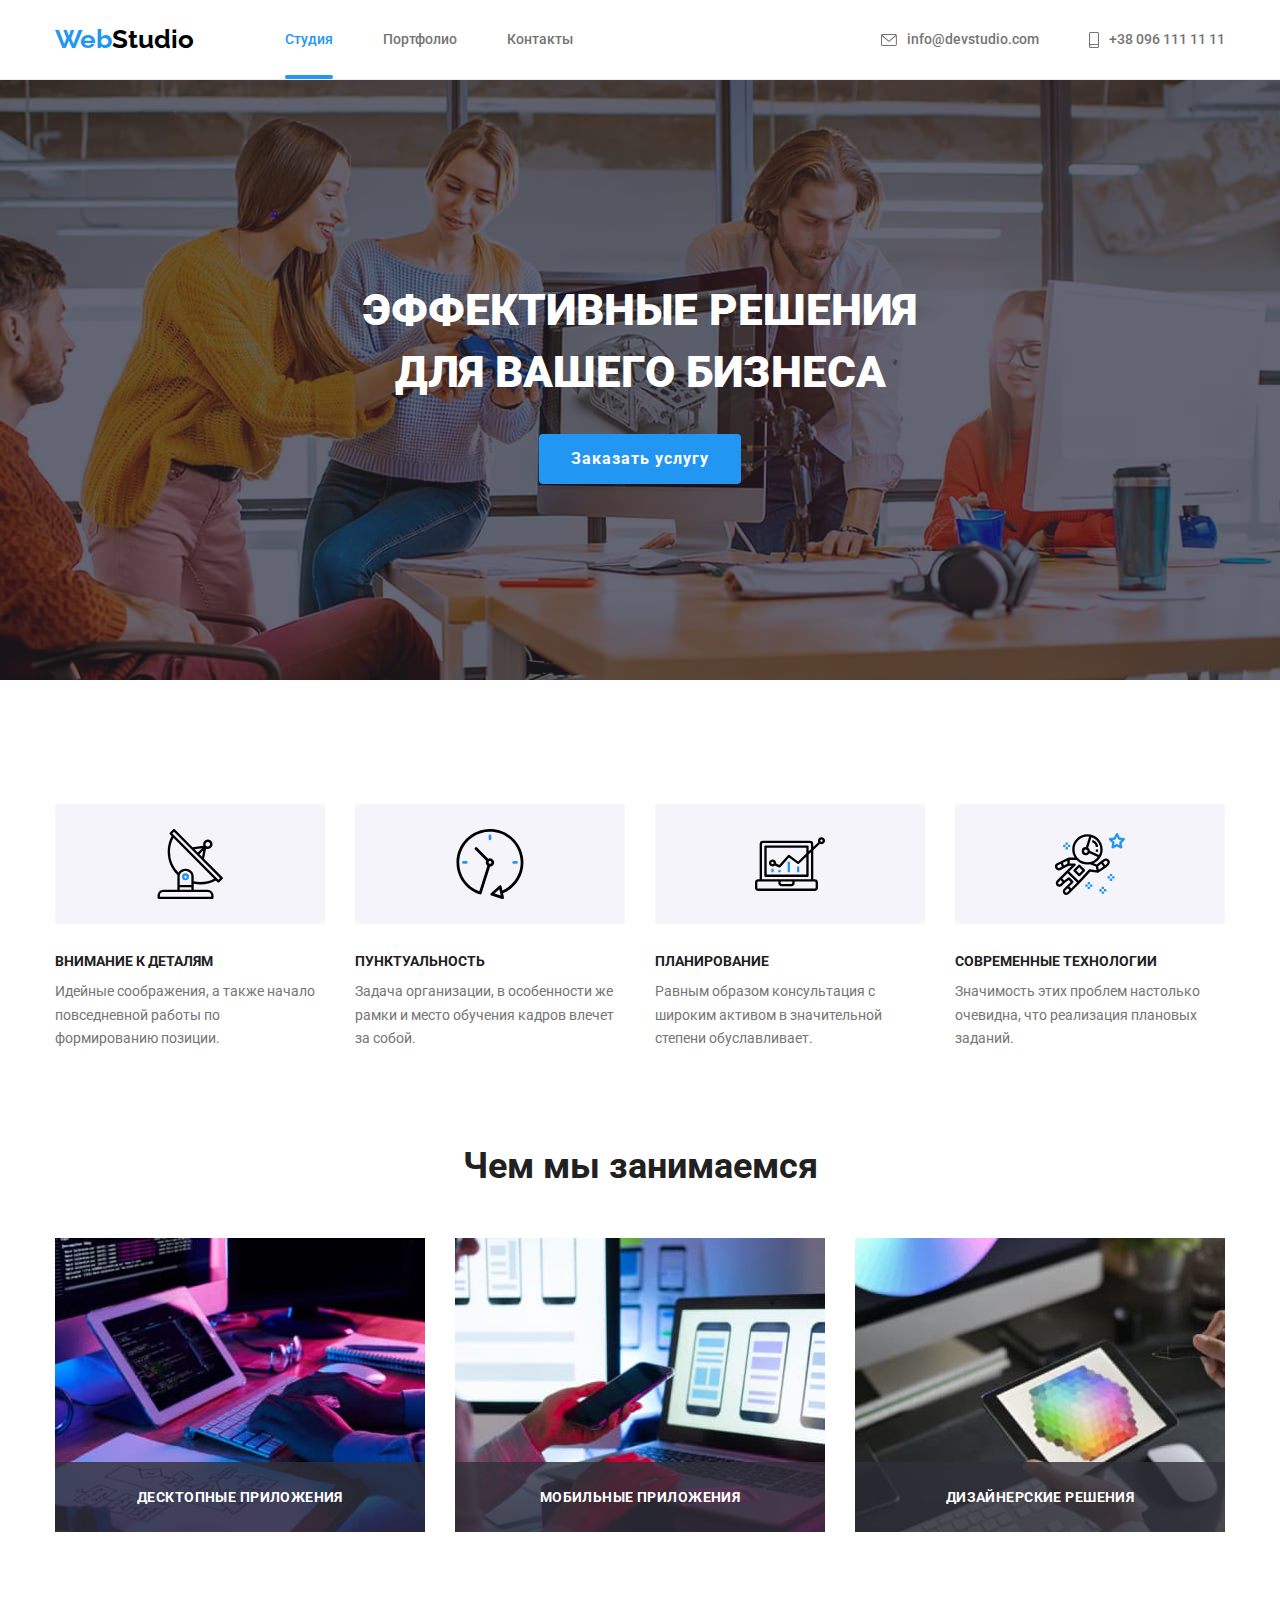
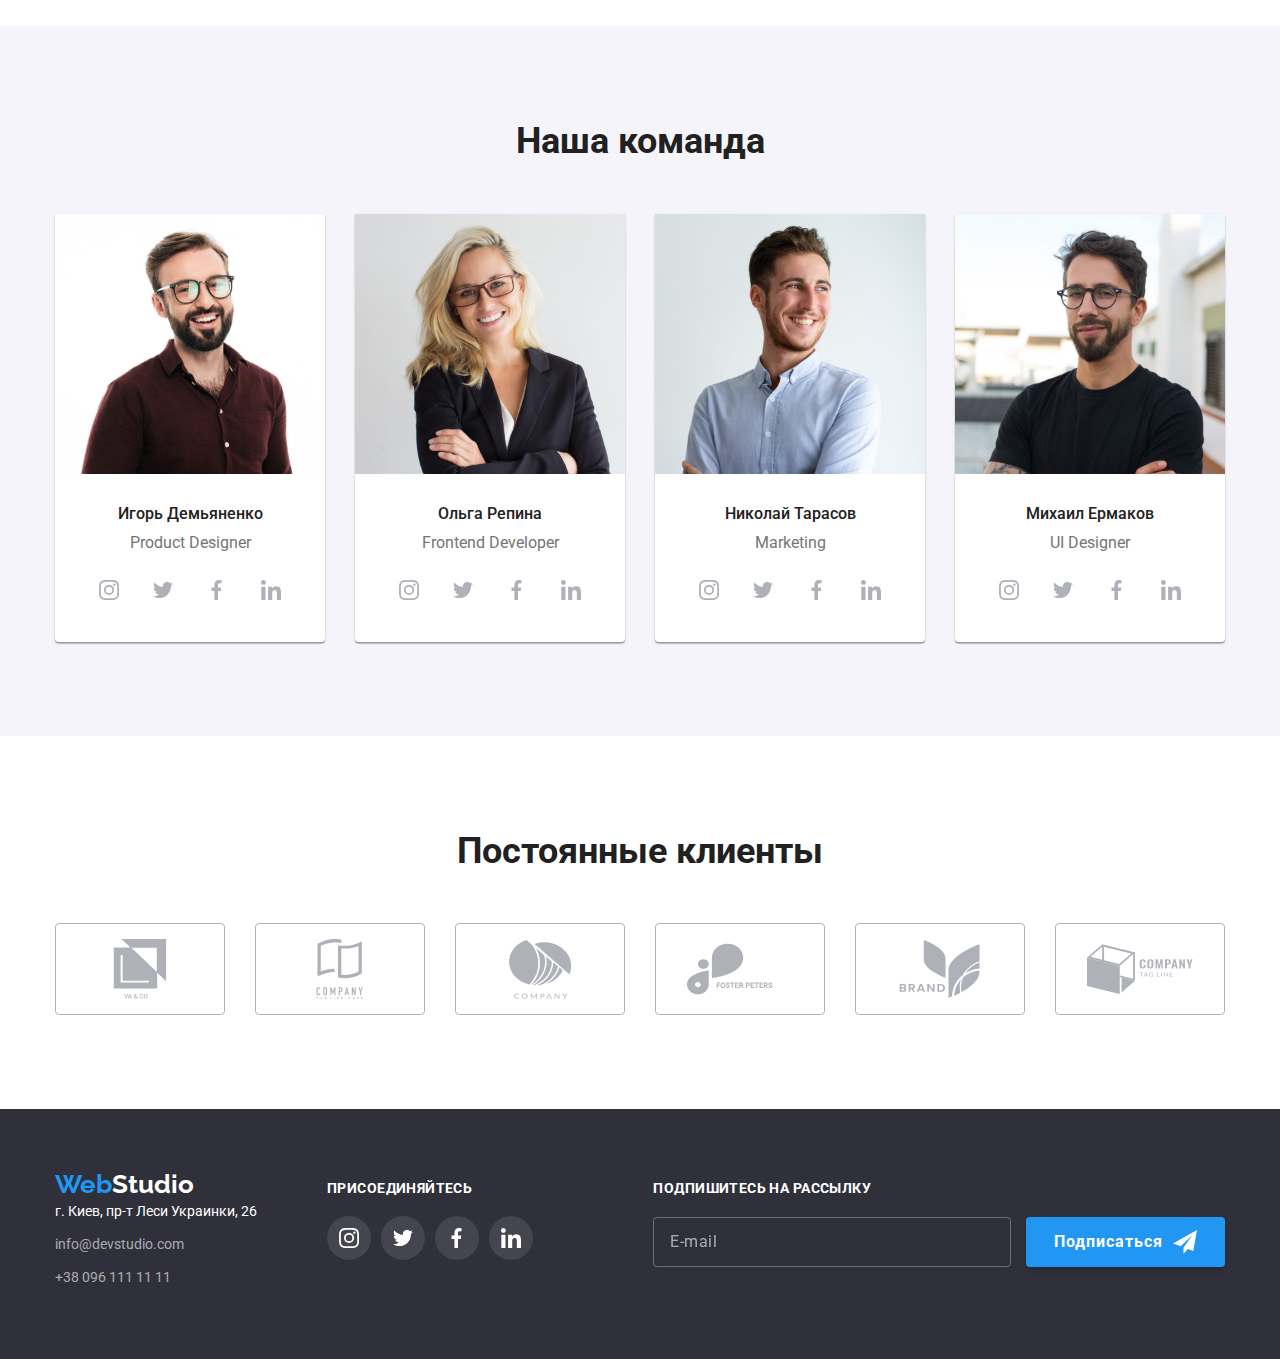
<file: index.html>
<!DOCTYPE html>
<html lang="ru">
  <head>
    <meta charset="UTF-8" />
    <meta http-equiv="X-UA-Compatible" content="IE=edge" />
    <meta name="viewport" content="width=device-width, initial-scale=1.0" />
    <title>Студия</title>
    <link rel="preconnect" href="https://fonts.googleapis.com" />
    <link rel="preconnect" href="https://fonts.gstatic.com" crossorigin />
    <link
      href="https://fonts.googleapis.com/css2?family=Raleway:wght@700&family=Roboto:wght@400;500;700;900&display=swap"
      rel="stylesheet"
    />
    <link
      rel="stylesheet"
      href="https://cdnjs.cloudflare.com/ajax/libs/modern-normalize/1.1.0/modern-normalize.min.css"
    />
    <link rel="stylesheet" href="./css/main.min.css" />
  </head>
  
  <body>
    <!-- * Header section * -->
    <header class="header">
      <div class="container header__container">

        <!-- * Site navigation * -->
        <nav class="nav">
          
          <!--  logo  -->
          <div class="logo header__logo">
            <a class="link" href="./index.html"><span class="logo-dark-theme">Web</span>Studio</a>
          </div>
          
          <!-- navigation list -->
          <ul class="nav__list list">

            <li class="nav__item">
              <a class="nav__link nav__link--current active-page header__link link" href="./index.html">Студия</a>
            </li>

            <li class="nav__item">
              <a class="nav__link header__link link" href="./portfolio.html">Портфолио</a>
            </li>

            <li class="nav__item"><a class="nav__link header__link link" href="#">Контакты</a></li>

          </ul>
        </nav>

        <!-- contacts -->
        <ul class="contacts header__nav list">

          <li class="contacts__item">
            <a class="contacts__link link" href="mailto:info@devstudio.com">
              <span class="icon">
                <svg class="icon__start" width="16" height="12">
                  <use href="./images/symbol-defs.svg#icon-envelope"></use></svg>info@devstudio.com</span>
            </a>
          </li>

          <li class="contacts__item">
            <a class="contacts__link link" href="tel:+380961111111">
              <span class="icon"
                ><svg class="icon__start" width="10" height="16">
                  <use href="./images/symbol-defs.svg#icon-smartphone"></use></svg>+38 096 111 11 11</span>
            </a>
          </li>
        
        </ul>
      </div>
    </header>

    <!-- * Main section * -->
    <main>
      <!-- * Hero section * -->
      <section class="hero overlay">
        <div class="container">
          <h1 class="title hero__title">
            Эффективные решения <br />
            для вашего бизнеса
          </h1>
          <!-- Hero button -->
          <button class="button hero__button" type="button" data-modal-open>Заказать услугу</button>
        </div>
      </section>

      <!-- * Fetchers section * -->
      <section class="section section--truncation">
        <div class="container">
          <h2 class="visually-hidden">Особенности</h2>

          <ul class="fetchers list">

            <li class="fetchers__item list">
              <div class="icon fetchers__icons">
                <svg width="70" height="70">
                  <use href="./images/symbol-defs.svg#icon-antenna"></use>
                </svg>
              </div>
              <h3 class="fetchers__title">Внимание к деталям</h3>
              <p class="fetchers__text">
                Идейные соображения, а также начало повседневной работы по формированию позиции.
              </p>
            </li>

            <li class="fetchers__item list">
              <div class="icon fetchers__icons">
                <svg width="70" height="70">
                  <use href="./images/symbol-defs.svg#icon-clock"></use>
                </svg>
              </div>
              <h3 class="fetchers__title">Пунктуальность</h3>
              <p class="fetchers__text">
                Задача организации, в особенности же рамки и место обучения кадров влечет за собой.
              </p>
            </li>

            <li class="fetchers__item list">
              <div class="icon fetchers__icons">
                <svg width="70" height="70">
                  <use href="./images/symbol-defs.svg#icon-diagram"></use>
                </svg>
              </div>
              <h3 class="fetchers__title">Планирование</h3>
              <p class="fetchers__text">
                Равным образом консультация с широким активом в значительной степени обуславливает.
              </p>
            </li>

            <li class="fetchers__item list">
              <div class="icon fetchers__icons">
                <svg width="70" height="70">
                  <use href="./images/symbol-defs.svg#icon-astronaut"></use>
                </svg>
              </div>
              <h3 class="fetchers__title">Современные технологии</h3>
              <p class="fetchers__text">
                Значимость этих проблем настолько очевидна, что реализация плановых заданий.
              </p>
            </li>
          </ul>
        </div>
      </section>
      
      <!-- * What are we doing section * -->
      <section class="section">
        <div class="container">
          <h2 class="section-title">Чем мы занимаемся</h2>
          <!-- Section images -->
          
            <ul class="skills list">
              <li class="skills__item">
                <img
                  src="./images/studio/studio-box-1.jpg"
                  alt="Человек вводит код программы в компьютер, рядом с ним лежит блок схема."
                  width="370"
                  height="294"
                />
                <p class="skills__text">Десктопные приложения</p>
              </li>
  
              <li class="skills__item">
                <img
                  src="./images/studio/studio-box-2.jpg"
                  alt="Человек держит телефон, подбирая на ноутбуке вариант обображения макета на мобильном устройстве."
                  width="370"
                  height="294"
                />
                <p class="skills__text">Мобильные приложения</p>
              </li>
  
              <li class="skills__item">
                <img
                  src="./images/studio/studio-box-3.jpg"
                  alt="Человек выбирает цвет из палитры цветов в планшете на фоне рабочего места."
                  width="370"
                  height="294"
                />
                <p class="skills__text">Дизайнерские решения</p>
              </li>
            </ul>
          
        </div>
      </section>

      <!-- * Our team section * -->
      <section class="section team">
        <div class="container">
          <h2 class="section-title">Наша команда</h2>
          <ul class="team__list list">
            
            <li class="team__card">
              <img
                src="./images/studio/studio-igor-d.jpg"
                alt="Фото парня в очках с бородой, в коричневой рубашке."
                width="270"
                height="260"
              />
              <div class="team__content">
                <h3 class="team__title">Игорь Демьяненко</h3>
                <p class="team__text" lang="en">Product Designer</p>
                <ul class="social list">
                  <li class="social__item">
                    <a
                      class="icon social__icon link"
                      href="https://www.instagram.com/"
                      target="_blank"
                      rel="noopener noreferrer"
                    >
                      <svg width="20" height="20">
                        <use href="./images/symbol-defs.svg#icon-instagram"></use>
                      </svg>
                    </a>
                  </li>

                  <li class="social__item">
                    <a
                      class="icon social__icon link"
                      href="https://twitter.com/"
                      target="_blank"
                      rel="noopener noreferrer"
                    >
                      <svg width="20" height="20">
                        <use href="./images/symbol-defs.svg#icon-twitter"></use>
                      </svg>
                    </a>
                  </li>

                  <li class="social__item">
                    <a
                      class="icon social__icon link"
                      href="https://www.facebook.com/"
                      target="_blank"
                      rel="noopener noreferrer"
                    >
                      <svg width="20" height="20">
                        <use href="./images/symbol-defs.svg#icon-facebook"></use>
                      </svg>
                    </a>
                  </li>

                  <li class="social__item">
                    <a
                      class="icon social__icon link"
                      href="https://www.linkedin.com/"
                      target="_blank"
                      rel="noopener noreferrer"
                    >
                      <svg width="20" height="20">
                        <use href="./images/symbol-defs.svg#icon-linkedin"></use>
                      </svg>
                    </a>
                  </li>
                </ul>
              </div>
            </li>

            <li class="team__card">
              <img
                src="./images/studio/studio-olga-r.jpg"
                alt="Фото красивой, светловолосой девушки в очках и деловом костюме."
                width="270"
                height="260"
              />
              <div class="team__content">
                <h3 class="team__title">Ольга Репина</h3>
                <p class="team__text" lang="en">Frontend Developer</p>

                <ul class="social list">
                  <li class="social__item">
                    <a
                      class="icon social__icon link"
                      href="https://www.instagram.com/"
                      target="_blank"
                      rel="noopener noreferrer"
                    >
                      <svg width="20" height="20">
                        <use href="./images/symbol-defs.svg#icon-instagram"></use>
                      </svg>
                    </a>
                  </li>

                  <li class="social__item">
                    <a
                      class="icon social__icon link"
                      href="https://twitter.com/"
                      target="_blank"
                      rel="noopener noreferrer"
                    >
                      <svg width="20" height="20">
                        <use href="./images/symbol-defs.svg#icon-twitter"></use>
                      </svg>
                    </a>
                  </li>

                  <li class="social__item">
                    <a
                      class="icon social__icon link"
                      href="https://www.facebook.com/"
                      target="_blank"
                      rel="noopener noreferrer"
                    >
                      <svg width="20" height="20">
                        <use href="./images/symbol-defs.svg#icon-facebook"></use>
                      </svg>
                    </a>
                  </li>

                  <li class="social__item">
                    <a
                      class="icon social__icon link"
                      href="https://www.linkedin.com/"
                      target="_blank"
                      rel="noopener noreferrer"
                    >
                      <svg width="20" height="20">
                        <use href="./images/symbol-defs.svg#icon-linkedin"></use>
                      </svg>
                    </a>
                  </li>
                </ul>
              </div>
            </li>

            <li class="team__card">
              <img
                src="./images/studio/studio-nicholay-t.jpg"
                alt="Фото улыбающегося парня с бородкой в рубашке."
                width="270"
                height="260"
              />
              <div class="team__content">
                <h3 class="team__title">Николай Тарасов</h3>
                <p class="team__text" lang="en">Marketing</p>

                <ul class="social list">
                  <li class="social__item">
                    <a
                      class="icon social__icon link"
                      href="https://www.instagram.com/"
                      target="_blank"
                      rel="noopener noreferrer"
                    >
                      <svg width="20" height="20">
                        <use href="./images/symbol-defs.svg#icon-instagram"></use>
                      </svg>
                    </a>
                  </li>

                  <li class="social__item">
                    <a
                      class="icon social__icon link"
                      href="https://twitter.com/"
                      target="_blank"
                      rel="noopener noreferrer"
                    >
                      <svg width="20" height="20">
                        <use href="./images/symbol-defs.svg#icon-twitter"></use>
                      </svg>
                    </a>
                  </li>

                  <li class="social__item">
                    <a
                      class="icon social__icon link"
                      href="https://www.facebook.com/"
                      target="_blank"
                      rel="noopener noreferrer"
                    >
                      <svg width="20" height="20">
                        <use href="./images/symbol-defs.svg#icon-facebook"></use>
                      </svg>
                    </a>
                  </li>

                  <li class="social__item">
                    <a
                      class="icon social__icon link"
                      href="https://www.linkedin.com/"
                      target="_blank"
                      rel="noopener noreferrer"
                    >
                      <svg width="20" height="20">
                        <use href="./images/symbol-defs.svg#icon-linkedin"></use>
                      </svg>
                    </a>
                  </li>
                </ul>
              </div>
            </li>

            <li class="team__card">
              <img
                src="./images/studio/studio-miсhael-e.jpg"
                alt="Фото парня в очках с бородой, в ченой футболке."
                width="270"
                height="260"
              />
              <div class="team__content">
                <h3 class="team__title">Михаил Ермаков</h3>
                <p class="team__text" lang="en">UI Designer</p>

                <ul class="social list">
                  <li class="social__item">
                    <a
                      class="icon social__icon link"
                      href="https://www.instagram.com/"
                      target="_blank"
                      rel="noopener noreferrer"
                    >
                      <svg width="20" height="20">
                        <use href="./images/symbol-defs.svg#icon-instagram"></use>
                      </svg>
                    </a>
                  </li>

                  <li class="social__item">
                    <a
                      class="icon social__icon link"
                      href="https://twitter.com/"
                      target="_blank"
                      rel="noopener noreferrer"
                    >
                      <svg width="20" height="20">
                        <use href="./images/symbol-defs.svg#icon-twitter"></use>
                      </svg>
                    </a>
                  </li>

                  <li class="social__item">
                    <a
                      class="icon social__icon link"
                      href="https://www.facebook.com/"
                      target="_blank"
                      rel="noopener noreferrer"
                    >
                      <svg width="20" height="20">
                        <use href="./images/symbol-defs.svg#icon-facebook"></use>
                      </svg>
                    </a>
                  </li>

                  <li class="social__item">
                    <a
                      class="icon social__icon link"
                      href="https://www.linkedin.com/"
                      target="_blank"
                      rel="noopener noreferrer"
                    >
                      <svg width="20" height="20">
                        <use href="./images/symbol-defs.svg#icon-linkedin"></use>
                      </svg>
                    </a>
                  </li>
                </ul>
              </div>
            </li>
          </ul>
        </div>
      </section>

      <!-- * Our clients section * -->
      <section class="section">
        <div class="container">
          <h2 class="section-title">Постоянные клиенты</h2>

          <ul class="brand list">
            <li class="brand__item">
              <a class="icon brand__link" href="#">
                <svg width="106" height="60">
                  <use href="./images/symbol-defs.svg#icon-ya-and-co"></use>
                </svg>
              </a>
            </li>

            <li class="brand__item">
              <a class="icon brand__link" href="#">
                <svg width="106" height="60">
                  <use href="./images/symbol-defs.svg#icon-company-tagline-here"></use>
                </svg>
              </a>
            </li>

            <li class="brand__item">
              <a class="icon brand__link" href="#">
                <svg width="106" height="60">
                  <use href="./images/symbol-defs.svg#icon-company"></use>
                </svg>
              </a>
            </li>

            <li class="brand__item">
              <a class="icon brand__link" href="#">
                <svg width="106" height="60">
                  <use href="./images/symbol-defs.svg#icon-foster-peters"></use>
                </svg>
              </a>
            </li>

            <li class="brand__item">
              <a class="icon brand__link" href="#">
                <svg width="106" height="60">
                  <use href="./images/symbol-defs.svg#icon-brand"></use>
                </svg>
              </a>
            </li>

            <li class="brand__item">
              <a href="#" class="icon brand__link">
                <svg width="106" height="60">
                  <use href="./images/symbol-defs.svg#icon-company-tag-line"></use>
                </svg>
              </a>
            </li>
          </ul>
        </div>
      </section>
    </main>
    
    <!-- * Footer section * -->
    <footer class="footer">
      <div class="container">
        <!-- logo -->
        <div class="footer__container">
          <div>
            <div class="logo footer__logo">
              <a class="link" href="./index.html">
                <span class="logo-dark-theme">Web</span><span class="logo-light-theme">Studio</span></a>
            </div>
            
            <!-- Address -->
            <address class="address">
              <ul class="address__list list">
                <li class="address__item">
                  <p class="address__txt">г. Киев, пр-т Леси Украинки, 26</p>
                </li>

                <li class="address__item">
                  <a class="link" href="mailto:info@devstudio.com">info@devstudio.com</a>
                </li>

                <li class="address__item">
                  <a class="link" href="tel:+380961111111">+38 096 111 11 11</a>
                </li>
              </ul>
            </address>
          </div>
          <!-- Footer social media -->
          <div class="footer-social">
            <h2 class="footer-social__title">Присоединяйтесь</h2>

            <ul class="social list">
              <li class="footer-social__item">
                <a
                  class="icon social__icon social__icon--focused link"
                  href="https://www.instagram.com/"
                  target="_blank"
                  rel="noopener noreferrer"
                >
                  <svg class="icon" width="20" height="20">
                    <use href="./images/symbol-defs.svg#icon-instagram"></use>
                  </svg>
                </a>
              </li>

              <li class="footer-social__item">
                <a
                  class="icon social__icon social__icon--focused"
                  href="https://twitter.com/"
                  target="_blank"
                  rel="noopener noreferrer"
                >
                  <svg width="20" height="20">
                    <use href="./images/symbol-defs.svg#icon-twitter"></use>
                  </svg>
                </a>
              </li>

              <li class="footer-social__item">
                <a
                  class="icon social__icon social__icon--focused"
                  href="https://www.facebook.com/"
                  target="_blank"
                  rel="noopener noreferrer"
                >
                  <svg width="20" height="20">
                    <use href="./images/symbol-defs.svg#icon-facebook"></use>
                  </svg>
                </a>
              </li>

              <li class="footer-social__item">
                <a
                  class="icon social__icon social__icon--focused"
                  href="https://www.linkedin.com/"
                  target="_blank"
                  rel="noopener noreferrer"
                >
                  <svg width="20" height="20">
                    <use href="./images/symbol-defs.svg#icon-linkedin"></use>
                  </svg>
                </a>
              </li>
            </ul>
          </div>
          <!-- Footer subscribe block -->
          <div class="subscribe">
            
            <form name="subscribe-form">
              <label><strong class="subscribe__title">Подпишитесь на рассылку</strong>
                <input
                class="subscribe__input"
                type="email"
                name="email"
                placeholder="E-mail"
                required
                />
              </label>
              <button class="button subscribe__btn" type="submit">
                Подписаться
                <svg class="icon-end" width="24" height="24">
                  <use href="./images/icons.svg#icon-send"></use>
                </svg>
              </button>
            </form>
          </div>
        </div>
      </div>
    </footer>

    <!-- * Modal window section * -->
    <div class="backdrop is-hidden" data-modal>
      <div class="modal">
        <button class="modal-close-btn" type="button" data-modal-close>
          <svg class="modal-close-icon" width="11" height="11">
            <use href="./images/icons.svg#icon-close"></use>
          </svg>
        </button>

        <div class="form-container">
          <p class="form-title"><strong>Оставьте свои данные, мы вам перезвоним</strong></p>
          <form name="sign-up-form">
            <ul class="list list--pos">
              <li class="modal-input-pos">
                <label class="modal-form-label">
                  <span class="modal-label-name">Имя</span>
                  <svg class="modal-form-icon" width="18" height="18">
                    <use href="./images/icons.svg#icon-user"></use>
                  </svg>
                  <input class="modal-form-input modal-height" type="text" name="user-name" required />
                </label>
              </li>

              <li class="modal-input-pos">
                <label class="modal-form-label">
                  <span class="modal-label-name">Телефон</span>
                  <svg class="modal-form-icon" width="18" height="18">
                    <use href="./images/icons.svg#icon-phone"></use>
                  </svg>
                  <input class="modal-form-input modal-height" type="tel" name="user-phone" required />
                </label>
              </li>

              <li class="modal-input-pos">
                <label class="modal-form-label">
                  <span class="modal-label-name">Почта</span>
                  <svg class="modal-form-icon" width="18" height="18">
                    <use href="./images/icons.svg#icon-letter"></use>
                  </svg>
                  <input class="modal-form-input modal-height" type="email" name="user-mail" required />
                </label>
              </li>

              <li class="modal-input-pos">
                <label class="modal-form-label">
                  <span class="modal-label-name">Комментарий</span>
                    <textarea
                    class="modal-txt-area form-comment"
                    name="user-comment"
                    placeholder="Введите текст"
                  ></textarea>
                </label>
              </li>
            </ul>
            <div class="modal-input modal-input-pos">
              <label class="modal-checkbox">
                <input
                  class="form-checkbox-input visually-hidden"
                  type="checkbox"
                  name="uaer-agreement"
                  value="user-agreement"
                  checked
                  required
                />
                <svg class="form-checkbox-icon empty" width="16" height="15">
                  <use href="./images/icons.svg#icon-cb-empty"></use>
                </svg>
                <svg class="form-checkbox-icon agree" width="16" height="15">
                  <use href="./images/icons.svg#icon-cb-agree"></use>
                </svg>
                <span class="form-checkbox-agreement">
                  Соглашаюсь с рассылкой и принимаю
                  <a class="form-checkbox-contract" href="#"> Условия договора </a>
                </span>
              </label>
              <button class="button modal-submit-btn" type="submit">Отправить</button>
            </div>
          </form>
        </div>
      </div>
    </div>
    
    <script src="./js/modal.js"></script>
  </body>
  
</html>
</file>
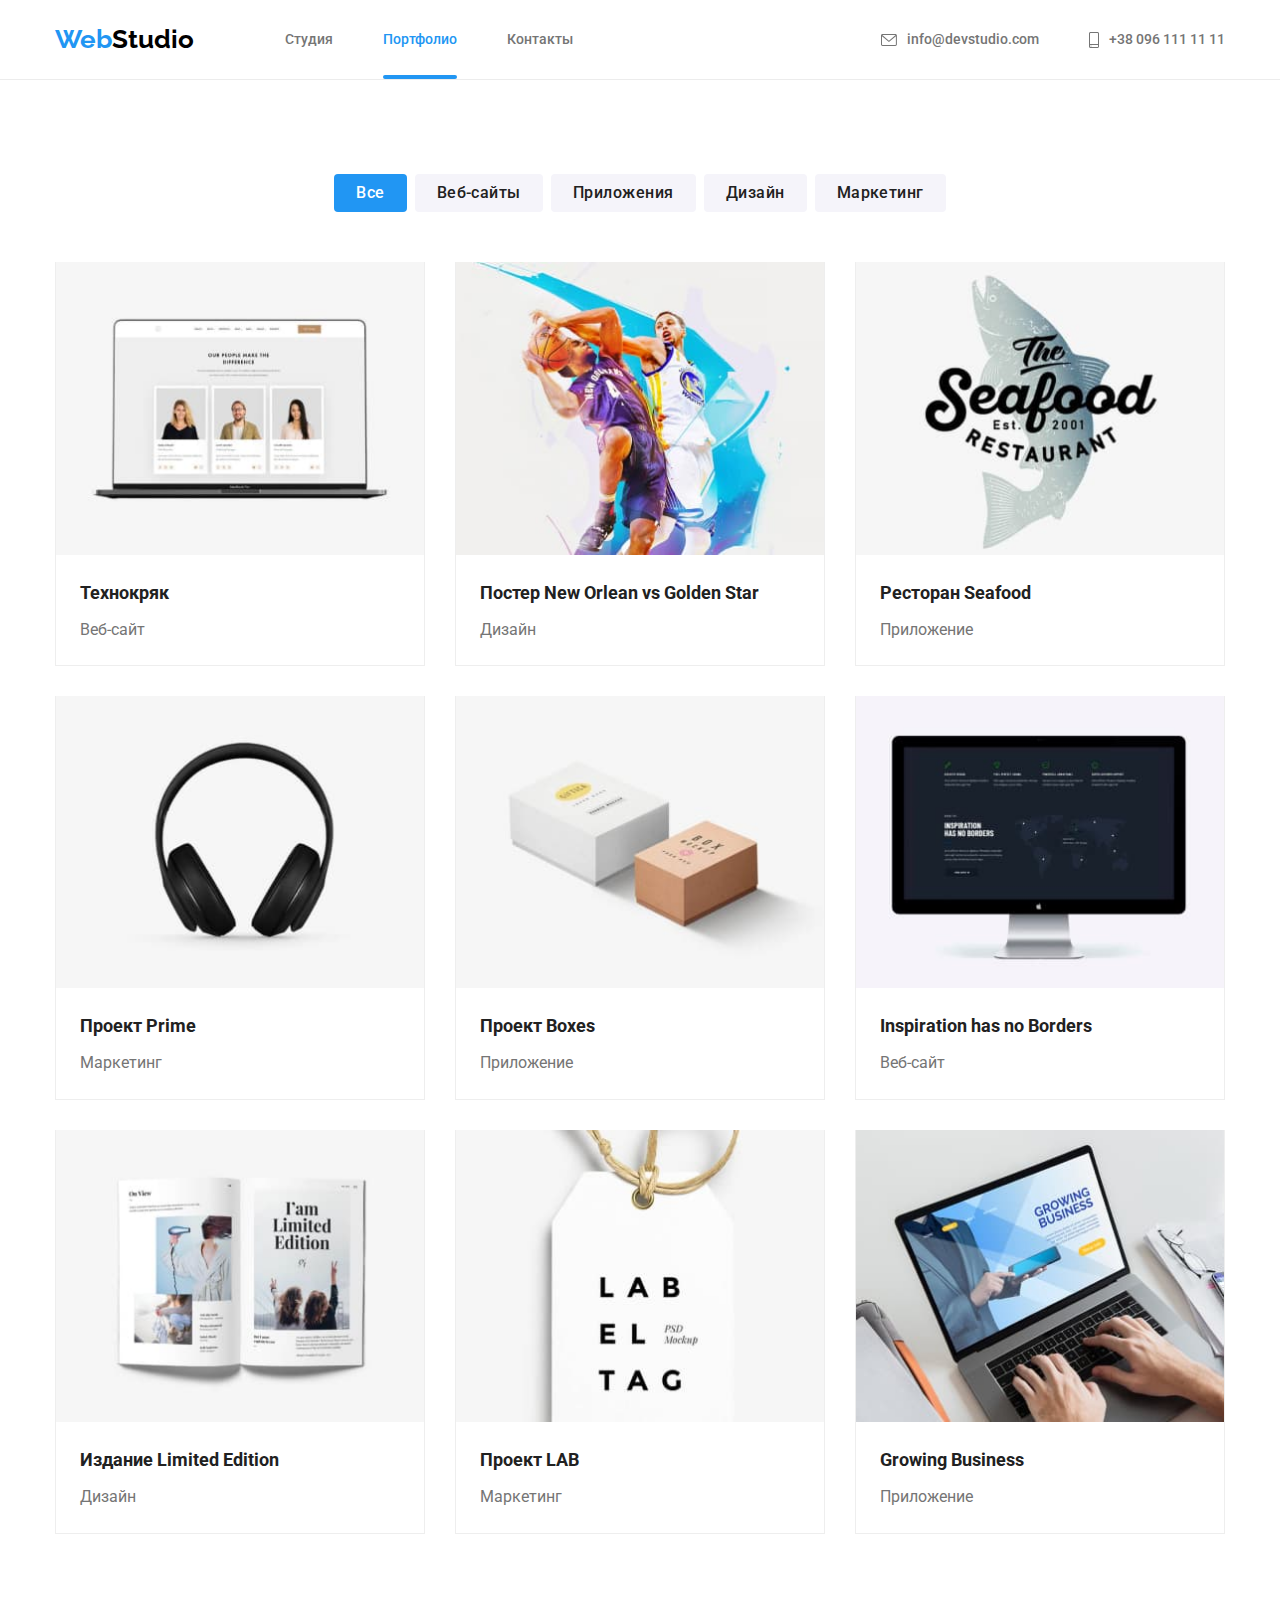
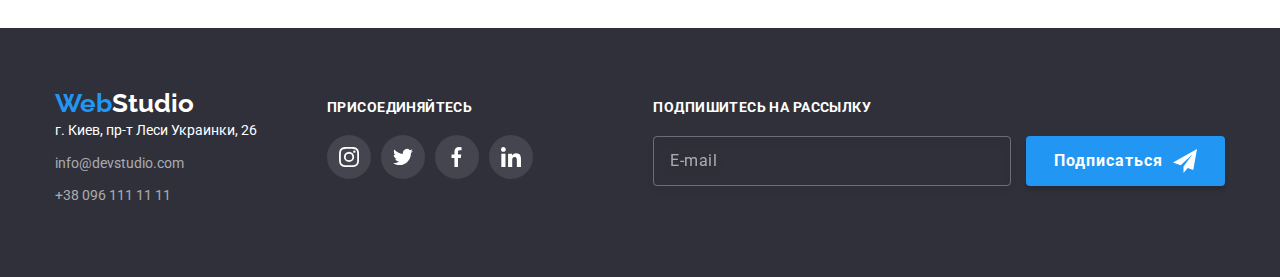
<file: portfolio.html>
<!DOCTYPE html>
<html lang="ru">
  <head>
    <meta charset="UTF-8" />
    <meta http-equiv="X-UA-Compatible" content="IE=edge" />
    <meta name="viewport" content="width=device-width, initial-scale=1.0" />
    <title>Портфолио</title>
    <link rel="preconnect" href="https://fonts.googleapis.com" />
    <link rel="preconnect" href="https://fonts.gstatic.com" crossorigin />
    <link
      href="https://fonts.googleapis.com/css2?family=Raleway:wght@700&family=Roboto:wght@400;500;700;900&display=swap"
      rel="stylesheet"
    />
    <link
      rel="stylesheet"
      href="https://cdnjs.cloudflare.com/ajax/libs/modern-normalize/1.1.0/modern-normalize.min.css"
    />
    <link rel="stylesheet" href="./css/main.min.css" />
  </head>

  <body>
    <!-- * Header section * -->
    <header class="header">
      <div class="container header__container">

        <!-- * Site navigation * -->
        <nav class="nav">
          
          <!--  logo  -->
          <div class="logo header__logo">
            <a class="link" href="./index.html"><span class="logo-dark-theme">Web</span>Studio</a>
          </div>
          
          <!-- navigation list -->
          <ul class="nav__list list">
            <li class="nav__item">
              <a class="nav__link header__link link" href="./index.html">Студия</a>
            </li>
            <li class="nav__item">
              <a class="nav__link nav__link--current active-page header__link link" href="./portfolio.html">Портфолио</a>
            </li>
            <li class="nav__item"><a class="nav__link header__link link" href="#">Контакты</a></li>
          </ul>
        </nav>

        <!-- contacts -->
        <ul class="contacts header__nav list">
          <li class="contacts__item">
            <a class="contacts__link link" href="mailto:info@devstudio.com">
              <span class="icon">
                <svg class="icon__start" width="16" height="12">
                  <use href="./images/symbol-defs.svg#icon-envelope"></use></svg>info@devstudio.com</span>
            </a>
          </li>

          <li class="contacts__item">
            <a class="contacts__link link" href="tel:+380961111111">
              <span class="icon"
                ><svg class="icon__start" width="10" height="16">
                  <use href="./images/symbol-defs.svg#icon-smartphone"></use></svg>+38 096 111 11 11</span>
            </a>
          </li>
        </ul>
      </div>
    </header>

    <!-- Main section -->
    <main>
      <section class="section">
        <div class="container">
          <h1 class="visually-hidden">Портфолио</h1>

          <!-- Sort filters section -->
          <ul class="filters list">
            <li class="filters__item">
              <button class="button filters__button filters__button--current" type="button">Все</button>
            </li>

            <li class="filters__item">
              <button class="button filters__button" type="button">Веб-сайты</button>
            </li>

            <li class="filters__item">
              <button class="button filters__button" type="button">Приложения</button>
            </li>

            <li class="filters__item">
              <button class="button filters__button" type="button">Дизайн</button>
            </li>

            <li class="filters__item">
              <button class="button filters__button" type="button">Маркетинг</button>
            </li>
          </ul>

          <!-- Portfolio section -->
          <ul class="portfolio list">
            <!-- * 1  *-->
            <li class="portfolio__item">
              <a class="link" href="#">
                <div class="portfolio__card">
                  <img
                    src="./images/portfolio/portfolio-techno.jpg"
                    alt="Ноутбук с открытым сайтом на экране."
                    width="370"
                    height="294"
                  />
                  <div class="portfolio-overlay">
                    <p class="portfolio-overlay-desc">
                      Lorem ipsum dolor sit amet consectetur adipisicing elit.e illo. Quasi, nam
                      minus.
                    </p>
                  </div>
                </div>
                <div class="portfolio__text">
                  <h2 class="portfolio__title">Технокряк</h2>
                  <p>Веб-сайт</p>
                </div>
              </a>
            </li>
            <!-- * 2 *-->
            <li class="portfolio__item">
              <a class="link" href="#">
                <div class="portfolio__card">
                  <img
                    src="./images/portfolio/portfolio-poster-no-vs-gs.jpg"
                    alt="Ярко стилизованая борьба за мяч двух баскетболистов."
                    width="370"
                    height="294"
                  />
                  <div class="portfolio-overlay">
                    <p class="portfolio-overlay-desc">
                      Lorem ipsum dolor sit amet consectetur adipisicing elit.e illo. Quasi, nam
                      minus.
                    </p>
                  </div>
                </div>
                <div class="portfolio__text">
                  <h2 class="portfolio__title">Постер New Orlean vs Golden Star</h2>
                  <p>Дизайн</p>
                </div>
              </a>
            </li>
            <!-- * 3 *-->
            <li class="portfolio__item">
              <a class="link" href="#">
                <div class="portfolio__card">
                  <img
                    src="./images/portfolio/portfolio-seafood-app.jpg"
                    alt="Логотип с названием и рыбой на заднем фоне."
                    width="370"
                    height="294"
                  />
                  <div class="portfolio-overlay">
                    <p class="portfolio-overlay-desc">
                      Lorem ipsum dolor sit amet consectetur adipisicing elit.e illo. Quasi, nam
                      minus.
                    </p>
                  </div>
                </div>
                <div class="portfolio__text">
                  <h2 class="portfolio__title">Ресторан Seafood</h2>
                  <p>Приложение</p>
                </div>
              </a>
            </li>
            <!-- * 4 *-->
            <li class="portfolio__item">
              <a class="link" href="#">
                <div class="portfolio__card">
                  <img
                    src="./images/portfolio/portfolio-prime.jpg"
                    alt="Полноразмерные наушники."
                    width="370"
                    height="294"
                  />
                  <div class="portfolio-overlay">
                    <p class="portfolio-overlay-desc">
                      Lorem ipsum dolor sit amet consectetur adipisicing elit.e illo. Quasi, nam
                      minus.
                    </p>
                  </div>
                </div>
                <div class="portfolio__text">
                  <h2 class="portfolio__title">Проект Prime</h2>
                  <p>Маркетинг</p>
                </div>
              </a>
            </li>
            <!-- * 5 *-->
            <li class="portfolio__item">
              <a class="link" href="#">
                <div class="portfolio__card">
                  <img
                    src="./images/portfolio/portfolio-boxes-app.jpg"
                    alt="Две коробки с надписями и логотипами на них."
                    width="370"
                    height="294"
                  />
                  <div class="portfolio-overlay">
                    <p class="portfolio-overlay-desc">
                      Lorem ipsum dolor sit amet consectetur adipisicing elit.e illo. Quasi, nam
                      minus.
                    </p>
                  </div>
                </div>
                <div class="portfolio__text">
                  <h2 class="portfolio__title">Проект Boxes</h2>
                  <p>Приложение</p>
                </div>
              </a>
            </li>
            <!-- * 6 *-->
            <li class="portfolio__item">
              <a class="link" href="#">
                <div class="portfolio__card">
                  <img
                    src="./images/portfolio/portfolio-inb-web.jpg"
                    alt="Монитор, на нем открыт сайт."
                    width="370"
                    height="294"
                  />
                  <div class="portfolio-overlay">
                    <p class="portfolio-overlay-desc">
                      Lorem ipsum dolor sit amet consectetur adipisicing elit.e illo. Quasi, nam
                      minus.
                    </p>
                  </div>
                </div>
                <div class="portfolio__text">
                  <h3 class="portfolio__title">Inspiration has no Borders</h3>
                  <p>Веб-сайт</p>
                </div>
              </a>
            </li>
            <!-- * 7 *-->
            <li class="portfolio__item">
              <a class="link" href="#">
                <div class="portfolio__card">
                  <img
                    src="./images/portfolio/portfolio-book-le-dis.jpg"
                    alt="Раскрытая книга с картинками."
                    width="370"
                    height="294"
                  />
                  <div class="portfolio-overlay">
                    <p class="portfolio-overlay-desc">
                      Lorem ipsum dolor sit amet consectetur adipisicing elit.e illo. Quasi, nam
                      minus.
                    </p>
                  </div>
                </div>
                <div class="portfolio__text">
                  <h2 class="portfolio__title">Издание Limited Edition</h2>
                  <p>Дизайн</p>
                </div>
              </a>
            </li>
            <!-- * 8 *-->
            <li class="portfolio__item">
              <a class="link" href="#">
                <div class="portfolio__card">
                  <img
                    src="./images/portfolio/portfolio-lab-prj.jpg"
                    alt="Ярлык с надписью на веревочке."
                    width="370"
                    height="294"
                  />
                  <div class="portfolio-overlay">
                    <p class="portfolio-overlay-desc">
                      Lorem ipsum dolor sit amet consectetur adipisicing elit.e illo. Quasi, nam
                      minus.
                    </p>
                  </div>
                </div>
                <div class="portfolio__text">
                  <h2 class="portfolio__title">Проект LAB</h2>
                  <p>Маркетинг</p>
                </div>
              </a>
            </li>
            <!-- * 9 *-->
            <li class="portfolio__item">
              <a class="link" href="#">
                <div class="portfolio__card">
                  <img
                    src="./images/portfolio/portfolio-gb-app.jpg"
                    alt="Ноутбук за которым работают, на экране запущно приложение."
                    width="370"
                    height="294"
                  />
                  <div class="portfolio-overlay">
                    <p class="portfolio-overlay-desc">
                      Lorem ipsum dolor sit amet consectetur adipisicing elit.e illo. Quasi, nam
                      minus.
                    </p>
                  </div>
                </div>
                <div class="portfolio__text">
                  <h3 class="portfolio__title">Growing Business</h3>
                  <p>Приложение</p>
                </div>
              </a>
            </li>
          </ul>
        </div>
      </section>
    </main>

    <!-- * Footer section * -->
    <footer class="footer">
      <div class="container">
        <!-- logo -->
        <div class="footer__container">
          <div>
            <div class="logo footer__logo">
              <a class="link" href="./index.html">
                <span class="logo-dark-theme">Web</span><span class="logo-light-theme">Studio</span></a>
            </div>
            
            <!-- Address -->
            <address class="address">
              <ul class="address__list list">
                <li class="address__item">
                  <p class="address__txt">г. Киев, пр-т Леси Украинки, 26</p>
                </li>

                <li class="address__item">
                  <a class="link" href="mailto:info@devstudio.com">info@devstudio.com</a>
                </li>

                <li class="address__item">
                  <a class="link" href="tel:+380961111111">+38 096 111 11 11</a>
                </li>
              </ul>
            </address>
          </div>
          <!-- Footer social media -->
          <div class="footer-social">
            <h2 class="footer-social__title">Присоединяйтесь</h2>

            <ul class="social list">
              <li class="footer-social__item">
                <a
                  class="icon social__icon social__icon--focused link"
                  href="https://www.instagram.com/"
                  target="_blank"
                  rel="noopener noreferrer"
                >
                  <svg width="20" height="20">
                    <use href="./images/symbol-defs.svg#icon-instagram"></use>
                  </svg>
                </a>
              </li>

              <li class="footer-social__item">
                <a
                  class="icon social__icon social__icon--focused"
                  href="https://twitter.com/"
                  target="_blank"
                  rel="noopener noreferrer"
                >
                  <svg width="20" height="20">
                    <use href="./images/symbol-defs.svg#icon-twitter"></use>
                  </svg>
                </a>
              </li>

              <li class="footer-social__item">
                <a
                  class="icon social__icon social__icon--focused"
                  href="https://www.facebook.com/"
                  target="_blank"
                  rel="noopener noreferrer"
                >
                  <svg width="20" height="20">
                    <use href="./images/symbol-defs.svg#icon-facebook"></use>
                  </svg>
                </a>
              </li>

              <li class="footer-social__item">
                <a
                  class="icon social__icon social__icon--focused"
                  href="https://www.linkedin.com/"
                  target="_blank"
                  rel="noopener noreferrer"
                >
                  <svg width="20" height="20">
                    <use href="./images/symbol-defs.svg#icon-linkedin"></use>
                  </svg>
                </a>
              </li>
            </ul>
          </div>
          <!-- Footer subscribe block -->
          <div class="subscribe">
            
            <form name="subscribe-form">
              <label><strong class="subscribe__title">Подпишитесь на рассылку</strong>
                <input
                class="subscribe__input"
                type="email"
                name="email"
                placeholder="E-mail"
                required
                />
              </label>
              <button class="button subscribe__btn" type="submit">
                Подписаться
                <svg class="icon-end" width="24" height="24">
                  <use href="./images/icons.svg#icon-send"></use>
                </svg>
              </button>
            </form>
          </div>
        </div>
      </div>
    </footer>
  </body>
</html>
</file>
<file: css/main.min.css>
:root{--color-logo: #000000;--color-main: #ffffff;--hero-footer-bcg: #2f303a;--color-txt-main: #757575;--color-txt-basic: #212121;--font-basic: "Raleway", sans-serif;--font-main: "Roboto", sans-serif;--brand-color: #2196f3;--accent-color: #188ce8;--bcg-color: #f5f4fa;--icon-static-color: #AFB1B8;--count-cards: 3;--dst-between: 30px}.visually-hidden{position:absolute;width:1px;height:1px;margin:-1px;border:0;padding:0;white-space:nowrap;-webkit-clip-path:inset(100%);clip-path:inset(100%);clip:rect(0 0 0 0);overflow:hidden}body{font-family:var(--font-main);font-size:14px;background-color:var(--color-main);color:var(--color-txt-main)}img{display:block;max-width:100%;height:auto}h1,h2,h3,p{margin-top:0;margin-bottom:0}.list{list-style:none;margin:0;padding:0}.list--pos{margin-bottom:20px}.link{text-decoration:none;font-family:inherit;color:inherit}.address{font-style:normal;font-size:14px;line-height:1.7}.address__list{color:rgba(255,255,255,.6)}.address__item{margin-bottom:9px}.address__txt{color:var(--color-main)}.backdrop{position:fixed;top:0;left:0;width:100vw;height:100vh;background-color:rgba(0,0,0,.2);-webkit-transition:opacity 250ms cubic-bezier(0.4, 0, 0.2, 1),visibility 250ms cubic-bezier(0.4, 0, 0.2, 1);transition:opacity 250ms cubic-bezier(0.4, 0, 0.2, 1),visibility 250ms cubic-bezier(0.4, 0, 0.2, 1)}.backdrop.is-hidden{opacity:0;visibility:hidden;pointer-events:none}.brand{display:-webkit-box;display:-ms-flexbox;display:flex;-webkit-box-pack:center;-ms-flex-pack:center;justify-content:center}.brand__item:not(:last-child){margin-right:30px}.brand__link{width:170px;height:92px;fill:var(--icon-static-color);border:1px solid var(--icon-static-color);border-radius:4px;-webkit-transition:fill 250ms cubic-bezier(0.4, 0, 0.2, 1),border-color 250ms cubic-bezier(0.4, 0, 0.2, 1);transition:fill 250ms cubic-bezier(0.4, 0, 0.2, 1),border-color 250ms cubic-bezier(0.4, 0, 0.2, 1)}.brand__link:hover,.brand__link:focus{fill:var(--brand-color);border-color:var(--brand-color)}.button{font-family:inherit;font-size:16px;text-align:center;border:none;border-radius:4px;-webkit-transition:color 250ms cubic-bezier(0.4, 0, 0.2, 1),background-color 250ms cubic-bezier(0.4, 0, 0.2, 1),-webkit-box-shadow 250ms cubic-bezier(0.4, 0, 0.2, 1);transition:color 250ms cubic-bezier(0.4, 0, 0.2, 1),background-color 250ms cubic-bezier(0.4, 0, 0.2, 1),-webkit-box-shadow 250ms cubic-bezier(0.4, 0, 0.2, 1);transition:color 250ms cubic-bezier(0.4, 0, 0.2, 1),background-color 250ms cubic-bezier(0.4, 0, 0.2, 1),box-shadow 250ms cubic-bezier(0.4, 0, 0.2, 1);transition:color 250ms cubic-bezier(0.4, 0, 0.2, 1),background-color 250ms cubic-bezier(0.4, 0, 0.2, 1),box-shadow 250ms cubic-bezier(0.4, 0, 0.2, 1),-webkit-box-shadow 250ms cubic-bezier(0.4, 0, 0.2, 1)}.hero__button{color:var(--color-main);font-weight:700;line-height:1.88;letter-spacing:.06em;padding:10px 32px;background-color:var(--brand-color);-webkit-box-shadow:0px 4px 4px rgba(0,0,0,.15);box-shadow:0px 4px 4px rgba(0,0,0,.15)}.hero__button:hover,.hero__button:focus{cursor:pointer;background-color:var(--accent-color)}.subscribe__btn{display:-webkit-inline-box;display:-ms-inline-flexbox;display:inline-flex;-webkit-box-align:center;-ms-flex-align:center;align-items:center;max-width:200px;max-height:50px;padding:10px 28px;font-weight:700;line-height:1.88;letter-spacing:.06em;color:var(--color-main);background-color:var(--brand-color);-webkit-box-shadow:0px 4px 4px rgba(0,0,0,.15);box-shadow:0px 4px 4px rgba(0,0,0,.15);fill:var(--color-main)}.subscribe__btn:hover,.subscribe__btn:focus{background-color:var(--accent-color)}.modal-close-btn{position:absolute;top:0;right:0;display:-webkit-box;display:-ms-flexbox;display:flex;-webkit-box-align:center;-ms-flex-align:center;align-items:center;-webkit-box-pack:center;-ms-flex-pack:center;justify-content:center;width:30px;height:30px;margin-top:8px;margin-right:8px;padding:0;border-radius:50%;border:1px solid rgba(0,0,0,.1);background-color:var(--color-main);fill:var(--color-logo)}.modal-close-btn:hover,.modal-close-btn:focus{fill:var(--brand-color);cursor:pointer}.modal-submit-btn{width:200px;padding:10px 55px;font-weight:700;line-height:1.88;letter-spacing:.06em;color:var(--color-main);background-color:var(--brand-color);-webkit-box-shadow:0px 4px 4px rgba(0,0,0,.15);box-shadow:0px 4px 4px rgba(0,0,0,.15)}.modal-submit-btn:hover,.modal-submit-btn:focus{background-color:var(--accent-color)}.filters__button{color:var(--color-txt-basic);font-weight:500;line-height:1.62;letter-spacing:.03em;background-color:var(--bcg-color);padding:6px 22px;text-align:center}.filters__button:hover,.filters__button:focus{cursor:pointer;color:var(--color-main);background-color:var(--brand-color);-webkit-box-shadow:0px 3px 1px rgba(0,0,0,.1),0px 1px 2px rgba(0,0,0,.08),0px 2px 2px rgba(0,0,0,.12);box-shadow:0px 3px 1px rgba(0,0,0,.1),0px 1px 2px rgba(0,0,0,.08),0px 2px 2px rgba(0,0,0,.12)}.filters__button--current{color:var(--color-main);background-color:var(--brand-color)}.contacts{display:-webkit-box;display:-ms-flexbox;display:flex}.contacts__item{display:-webkit-box;display:-ms-flexbox;display:flex;-webkit-box-align:center;-ms-flex-align:center;align-items:center;-webkit-box-pack:center;-ms-flex-pack:center;justify-content:center;font-size:14px;font-weight:500;line-height:1.1}.contacts__item:not(:last-child){position:relative;margin-right:50px}.contacts__link{color:var(--color-txt-main);fill:var(--color-txt-main);font-size:14px;font-weight:500;line-height:1.1;-webkit-transition:color 250ms cubic-bezier(0.4, 0, 0.2, 1),fill 250ms cubic-bezier(0.4, 0, 0.2, 1);transition:color 250ms cubic-bezier(0.4, 0, 0.2, 1),fill 250ms cubic-bezier(0.4, 0, 0.2, 1)}.contacts__link:hover,.contacts__link:focus,.contacts__link--current{color:var(--brand-color);fill:var(--brand-color)}.container{width:1200px;padding-left:15px;padding-right:15px;margin:0 auto}.fetchers{display:-webkit-box;display:-ms-flexbox;display:flex}.fetchers__item::before{display:-webkit-box;display:-ms-flexbox;display:flex;content:"";-webkit-box-align:center;-ms-flex-align:center;align-items:center;-webkit-box-pack:center;-ms-flex-pack:center;justify-content:center;margin-bottom:30px;background:var(--bcg-color);border-radius:4px}.fetchers__item:not(:last-child){margin-right:30px}.fetchers__icons{width:270px;height:120px;background-color:var(--bcg-color);border-radius:4px;margin-bottom:30px}.fetchers__title{text-align:left;margin-bottom:10px;color:var(--color-txt-basic);font-size:14px;font-weight:700;line-height:1.1;text-transform:uppercase}.fetchers__text{text-align:left;width:270px;font-size:14px;line-height:1.7}.filters{display:-webkit-box;display:-ms-flexbox;display:flex;-webkit-box-pack:center;-ms-flex-pack:center;justify-content:center;margin-bottom:50px}.filters__item:not(:last-child){margin-right:8px}.footer-social{margin-left:70px}.footer-social__title{color:var(--color-main);font-weight:700;font-size:14px;line-height:16px;letter-spacing:.03em;text-transform:uppercase;margin-bottom:20px}.footer-social__list{display:-webkit-box;display:-ms-flexbox;display:flex}.footer-social__item:not(:last-child){margin-right:10px}.form-title{font-weight:700;font-size:20px;line-height:23px;text-align:center;letter-spacing:.03em;color:var(--color-txt-basic);margin-bottom:12px}.form-container{padding:40px;margin-left:auto;margin-right:auto}.form-checkbox-contract{color:var(--brand-color)}.form-comment{padding:12px 16px;height:120px;resize:none}.form-comment::-webkit-input-placeholder{font-size:12px;line-height:14px;letter-spacing:.01em;color:rgba(117,117,117,.5)}.form-comment::-moz-placeholder{font-size:12px;line-height:14px;letter-spacing:.01em;color:rgba(117,117,117,.5)}.form-comment:-ms-input-placeholder{font-size:12px;line-height:14px;letter-spacing:.01em;color:rgba(117,117,117,.5)}.form-comment::-ms-input-placeholder{font-size:12px;line-height:14px;letter-spacing:.01em;color:rgba(117,117,117,.5)}.form-comment::placeholder{font-size:12px;line-height:14px;letter-spacing:.01em;color:rgba(117,117,117,.5)}.form-checkbox-input:not(:checked)+.form-checkbox-icon.empty{opacity:1}.form-checkbox-input:checked~.form-checkbox-icon.agree{opacity:1}.form-checkbox-icon{display:-webkit-inline-box;display:-ms-inline-flexbox;display:inline-flex;-webkit-box-align:center;-ms-flex-align:center;align-items:center;-webkit-box-pack:center;-ms-flex-pack:center;justify-content:center;margin-left:13px}.form-checkbox-icon.empty{position:absolute;left:0;opacity:0;-webkit-transition:opacity 250ms cubic-bezier(0.4, 0, 0.2, 1);transition:opacity 250ms cubic-bezier(0.4, 0, 0.2, 1)}.form-checkbox-icon.agree{position:absolute;left:0;opacity:0;fill:var(--color-main);background-color:var(--brand-color);border-radius:2px;-webkit-transition:opacity 250ms cubic-bezier(0.4, 0, 0.2, 1);transition:opacity 250ms cubic-bezier(0.4, 0, 0.2, 1)}.form-checkbox-agreement{margin-left:20px;font-size:14px;line-height:1.71;letter-spacing:.03em;color:var(--color-txt-main)}.modal-txt-area{padding-top:12px;padding-right:12px;padding-bottom:12px;padding-left:12px;width:448px;font-size:16px;line-height:1.25;letter-spacing:.03em;background-color:rgba(0,0,0,0);outline:rgba(0,0,0,0);border:1px solid rgba(33,33,33,.2);border-radius:4px;-webkit-transition:border-color 250ms cubic-bezier(0.4, 0, 0.2, 1);transition:border-color 250ms cubic-bezier(0.4, 0, 0.2, 1)}.hero{text-align:center;padding-top:200px;padding-bottom:200px;background-color:var(--hero-footer-bcg)}.hero__title{margin-bottom:30px}.icon{display:-webkit-box;display:-ms-flexbox;display:flex;-webkit-box-align:center;-ms-flex-align:center;align-items:center;-webkit-box-pack:center;-ms-flex-pack:center;justify-content:center}.icon__start{margin-right:10px}.icon-end{margin-left:10px}.modal-close-icon{-webkit-transition:fill 250ms cubic-bezier(0.4, 0, 0.2, 1);transition:fill 250ms cubic-bezier(0.4, 0, 0.2, 1)}.logo{color:var(--color-logo);font-family:var(--font-basic);font-size:26px;font-weight:700;line-height:1.2}.logo-dark-theme{color:var(--brand-color)}.logo-light-theme{color:var(--color-main)}.title{color:var(--color-main);font-size:44px;font-weight:900;line-height:1.4;text-transform:uppercase}.modal{position:absolute;top:50%;left:50%;-webkit-transform:translate(-50%, -50%);transform:translate(-50%, -50%);width:528px;height:581px;background-color:var(--color-main);-webkit-box-shadow:0px 1px 3px rgba(0,0,0,.12),0px 1px 1px rgba(0,0,0,.14),0px 2px 1px rgba(0,0,0,.2);box-shadow:0px 1px 3px rgba(0,0,0,.12),0px 1px 1px rgba(0,0,0,.14),0px 2px 1px rgba(0,0,0,.2);border-radius:4px}.modal-input{text-align:center}.modal-height{height:40px}.modal-input-pos{position:relative}.modal-form-label{display:-webkit-box;display:-ms-flexbox;display:flex;-webkit-box-orient:vertical;-webkit-box-direction:normal;-ms-flex-direction:column;flex-direction:column;margin-bottom:10px}.modal-form-label:not(:last-child){margin-bottom:20px}.modal-form-input{padding-top:12px;padding-right:12px;padding-bottom:12px;padding-left:42px;width:448px;font-size:16px;line-height:1.25;letter-spacing:.03em;background-color:rgba(0,0,0,0);outline:rgba(0,0,0,0);border:1px solid rgba(33,33,33,.2);border-radius:4px;-webkit-transition:border-color 250ms cubic-bezier(0.4, 0, 0.2, 1);transition:border-color 250ms cubic-bezier(0.4, 0, 0.2, 1)}.modal-form-label:hover .modal-form-input,.modal-form-label:focus .modal-form-input,.modal-form-label:hover .modal-form-icon,.modal-form-label:focus .modal-form-icon,.modal-txt-area:hover,.modal-txt-area:focus{fill:var(--brand-color);border-color:var(--brand-color)}.modal-form-icon{position:absolute;top:0;left:0;-webkit-transform:translateY(29px);transform:translateY(29px);margin-left:12px;-webkit-transition:fill 250ms cubic-bezier(0.4, 0, 0.2, 1);transition:fill 250ms cubic-bezier(0.4, 0, 0.2, 1)}.modal-label-name{margin-bottom:4px;font-size:12px;line-height:1.17;letter-spacing:.01em;color:var(--color-txt-main)}.modal-checkbox{display:-webkit-box;display:-ms-flexbox;display:flex;-webkit-box-align:center;-ms-flex-align:center;align-items:center;-webkit-box-pack:center;-ms-flex-pack:center;justify-content:center;margin-bottom:30px}.nav{display:-webkit-box;display:-ms-flexbox;display:flex;-webkit-box-align:center;-ms-flex-align:center;align-items:center}.nav__list{display:-webkit-box;display:-ms-flexbox;display:flex}.nav__item{display:-webkit-box;display:-ms-flexbox;display:flex;-webkit-box-align:center;-ms-flex-align:center;align-items:center;-webkit-box-pack:center;-ms-flex-pack:center;justify-content:center;font-size:14px;font-weight:500;line-height:1.1}.nav__item:not(:last-child){position:relative;margin-right:50px}.nav__link{color:var(--color-txt-main);fill:var(--color-txt-main);font-size:14px;font-weight:500;line-height:1.1;-webkit-transition:color 250ms cubic-bezier(0.4, 0, 0.2, 1),fill 250ms cubic-bezier(0.4, 0, 0.2, 1);transition:color 250ms cubic-bezier(0.4, 0, 0.2, 1),fill 250ms cubic-bezier(0.4, 0, 0.2, 1)}.nav__link:hover,.nav__link:focus,.nav__link--current{color:var(--brand-color);fill:var(--brand-color)}.overlay{height:600px;max-width:1600px;margin-left:auto;margin-right:auto;background-image:-webkit-gradient(linear, left top, right top, from(rgba(47, 48, 58, 0.4)), to(rgba(47, 48, 58, 0.4))),url(../images/studio/hero.jpg);background-image:linear-gradient(to right, rgba(47, 48, 58, 0.4), rgba(47, 48, 58, 0.4)),url(../images/studio/hero.jpg);background-repeat:no-repeat;background-size:cover;background-position:center}.portfolio-overlay{position:absolute;top:0;left:0;-webkit-transform:translateY(100%);transform:translateY(100%);display:-webkit-box;display:-ms-flexbox;display:flex;height:294px;-webkit-box-align:center;-ms-flex-align:center;align-items:center;padding-top:63px;padding-right:24px;padding-bottom:63px;padding-left:24px;-webkit-transition:-webkit-transform 250ms cubic-bezier(0.4, 0, 0.2, 1);transition:-webkit-transform 250ms cubic-bezier(0.4, 0, 0.2, 1);transition:transform 250ms cubic-bezier(0.4, 0, 0.2, 1);transition:transform 250ms cubic-bezier(0.4, 0, 0.2, 1), -webkit-transform 250ms cubic-bezier(0.4, 0, 0.2, 1);background-color:rgba(33,150,243,.9)}.portfolio__item:hover .portfolio-overlay{-webkit-transform:translateY(0);transform:translateY(0)}.portfolio-overlay-desc{font-weight:400;font-size:18px;line-height:1.56;letter-spacing:.03em;color:var(--color-main)}.portfolio{display:-webkit-box;display:-ms-flexbox;display:flex;-ms-flex-wrap:wrap;flex-wrap:wrap;margin-left:-30px;margin-top:-30px}.portfolio__item{-ms-flex-preferred-size:calc(33.3333333333% - 30px);flex-basis:calc(33.3333333333% - 30px);margin-left:30px;margin-top:30px;text-align:left;background:var(--color-main);border-left:1px solid #eee;border-right:1px solid #eee;border-bottom:1px solid #eee;-webkit-transition:-webkit-box-shadow 250ms cubic-bezier(0.4, 0, 0.2, 1);transition:-webkit-box-shadow 250ms cubic-bezier(0.4, 0, 0.2, 1);transition:box-shadow 250ms cubic-bezier(0.4, 0, 0.2, 1);transition:box-shadow 250ms cubic-bezier(0.4, 0, 0.2, 1), -webkit-box-shadow 250ms cubic-bezier(0.4, 0, 0.2, 1)}.portfolio__item:hover,.portfolio__item:focus{background:var(--color-main);border:1px solid var(--color-main);-webkit-box-shadow:0px 1px 1px rgba(0,0,0,.12),0px 4px 4px rgba(0,0,0,.06),1px 4px 6px rgba(0,0,0,.16);box-shadow:0px 1px 1px rgba(0,0,0,.12),0px 4px 4px rgba(0,0,0,.06),1px 4px 6px rgba(0,0,0,.16)}.portfolio__card{position:relative;overflow:hidden}.portfolio__text{padding:20px 24px;color:var(--color-txt-main);font-size:16px;line-height:1.9}.portfolio__title{color:var(--color-txt-basic);font-weight:700;font-size:18px;line-height:2;margin-bottom:4px}.section-title{margin-bottom:50px;text-align:center;color:var(--color-txt-basic);font-size:36px;font-weight:700;line-height:1.2}.section{padding-top:94px;padding-bottom:94px}.section--truncation{padding-bottom:0}.skills{display:-webkit-box;display:-ms-flexbox;display:flex;-webkit-box-pack:justify;-ms-flex-pack:justify;justify-content:space-between}.skills__item{position:relative}.skills__text{display:-webkit-box;display:-ms-flexbox;display:flex;width:370px;height:70px;-webkit-box-pack:center;-ms-flex-pack:center;justify-content:center;-webkit-box-align:center;-ms-flex-align:center;align-items:center;position:absolute;bottom:0;color:var(--color-main);font-weight:700;font-size:14px;line-height:16px;letter-spacing:.03em;text-transform:uppercase;background:rgba(47,48,58,.8)}.social{display:-webkit-box;display:-ms-flexbox;display:flex;-webkit-box-pack:center;-ms-flex-pack:center;justify-content:center}.social__item:not(:last-child){margin-right:10px}.social__icon{width:44px;height:44px;fill:var(--icon-static-color);background-color:#fff;border-radius:50%;-webkit-transition:background-color 250ms cubic-bezier(0.4, 0, 0.2, 1),fill 250ms cubic-bezier(0.4, 0, 0.2, 1);transition:background-color 250ms cubic-bezier(0.4, 0, 0.2, 1),fill 250ms cubic-bezier(0.4, 0, 0.2, 1)}.social__icon:hover,.social__icon:focus{background-color:var(--brand-color);fill:var(--color-main)}.social__icon--focused{fill:var(--color-main);background-color:rgba(255,255,255,.1)}.social__icon--focused:hover,.social__icon--focused:focus{background-color:var(--brand-color)}.subscribe{margin-left:auto}.subscribe__title{display:block;margin-bottom:20px;font-weight:700;font-size:14px;line-height:1.14;letter-spacing:.03em;text-transform:uppercase;color:var(--color-main)}.subscribe__input{width:358px;height:50px;margin-right:12px;padding:15px 16px;background-color:rgba(0,0,0,0);outline:rgba(0,0,0,0);border:1px solid rgba(255,255,255,.3);-webkit-filter:drop-shadow(0px 4px 4px rgba(0, 0, 0, 0.15));filter:drop-shadow(0px 4px 4px rgba(0, 0, 0, 0.15));border-radius:4px;-webkit-transition:color 250ms cubic-bezier(0.4, 0, 0.2, 1),border-color 250ms cubic-bezier(0.4, 0, 0.2, 1);transition:color 250ms cubic-bezier(0.4, 0, 0.2, 1),border-color 250ms cubic-bezier(0.4, 0, 0.2, 1)}.subscribe__input::-webkit-input-placeholder{font-size:16px;line-height:1.25;letter-spacing:.03em;color:rgba(255,255,255,.6)}.subscribe__input::-moz-placeholder{font-size:16px;line-height:1.25;letter-spacing:.03em;color:rgba(255,255,255,.6)}.subscribe__input:-ms-input-placeholder{font-size:16px;line-height:1.25;letter-spacing:.03em;color:rgba(255,255,255,.6)}.subscribe__input::-ms-input-placeholder{font-size:16px;line-height:1.25;letter-spacing:.03em;color:rgba(255,255,255,.6)}.subscribe__input::placeholder{font-size:16px;line-height:1.25;letter-spacing:.03em;color:rgba(255,255,255,.6)}.subscribe__input:hover,.subscribe__input:focus{color:var(--color-main);border-color:var(--brand-color)}.team{background-color:var(--bcg-color)}.team__list{display:-webkit-box;display:-ms-flexbox;display:flex;-webkit-box-pack:justify;-ms-flex-pack:justify;justify-content:space-between;text-align:center}.team__card{background-color:var(--color-main);-webkit-box-shadow:0px 1px 3px rgba(0,0,0,.12),0px 1px 1px rgba(0,0,0,.14),0px 2px 1px rgba(0,0,0,.2);box-shadow:0px 1px 3px rgba(0,0,0,.12),0px 1px 1px rgba(0,0,0,.14),0px 2px 1px rgba(0,0,0,.2);border-radius:0px 0px 4px 4px}.team__content{padding-top:30px;padding-bottom:30px}.team__title{margin-bottom:10px;color:var(--color-txt-basic);font-weight:500;font-size:16px;line-height:1.2}.team__text{margin-bottom:16px;font-size:16px;line-height:1.2}.header{border-bottom:1px solid #ececec}.header__container{display:-webkit-box;display:-ms-flexbox;display:flex}.header__logo{margin-right:91px}.header__nav{margin-left:auto}.header__link{display:block;padding-top:32px;padding-bottom:32px}.active-page::after{position:absolute;bottom:0;left:0;content:"";display:inline-block;width:100%;height:4px;border-radius:2px;background-color:var(--brand-color)}.footer{background-color:var(--hero-footer-bcg);padding-top:60px;padding-bottom:60px}.footer__container{display:-webkit-box;display:-ms-flexbox;display:flex;-webkit-box-align:baseline;-ms-flex-align:baseline;align-items:baseline}/*# sourceMappingURL=main.min.css.map */
</file>
